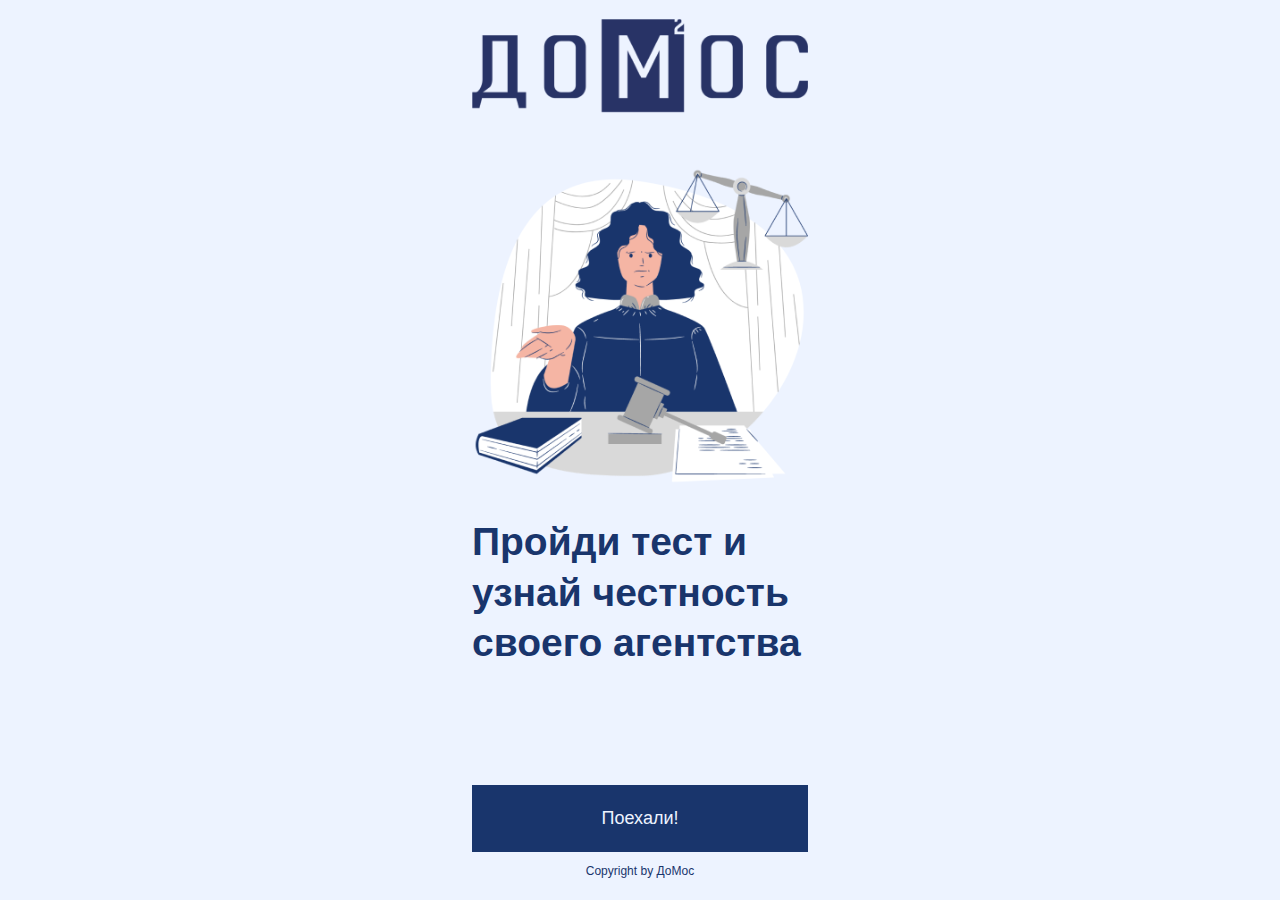
<file: index.html>
<!DOCTYPE html>
<html lang="ru">
<head>

    <meta charset="UTF-8">
    <meta http-equiv="X-UA-Compatible" content="IE=edge">
    <meta name="viewport" content="width=device-width, initial-scale=1.0">
    
    <link rel="stylesheet" href="../styles/phone.css">
    <link rel="preconnect" href="https://fonts.googleapis.com">
    <link rel="preconnect" href="https://fonts.gstatic.com" crossorigin>
    <link href="https://fonts.googleapis.com/css2?family=Comfortaa:wght@300;400;500;600;700&display=swap" rel="stylesheet">
    
    <title>Домос</title>

</head>

<body>

    <header>
        <img src="./images/logo.png" alt="Логотип Домос" style="width: 336px;">
    </header>

    <main>
        <section class="content">
            <div class="content-logo">
                <img src="./images/judge.png" alt="Судья" style="width: 336px;">
            </div>
            <div class="content-text">
                <p>Пройди тест и <br>узнай честность </br>своего агентства</p>
            </div>
        </section>
    </main>

    <footer>
        <div class="content-button">
            <a href="../domos/templates/question.html" class="button">Поехали!</a>
        </div>
        <p>
            Copyright by ДоМос
        </p>
    </footer>

</body>
</html>
</file>
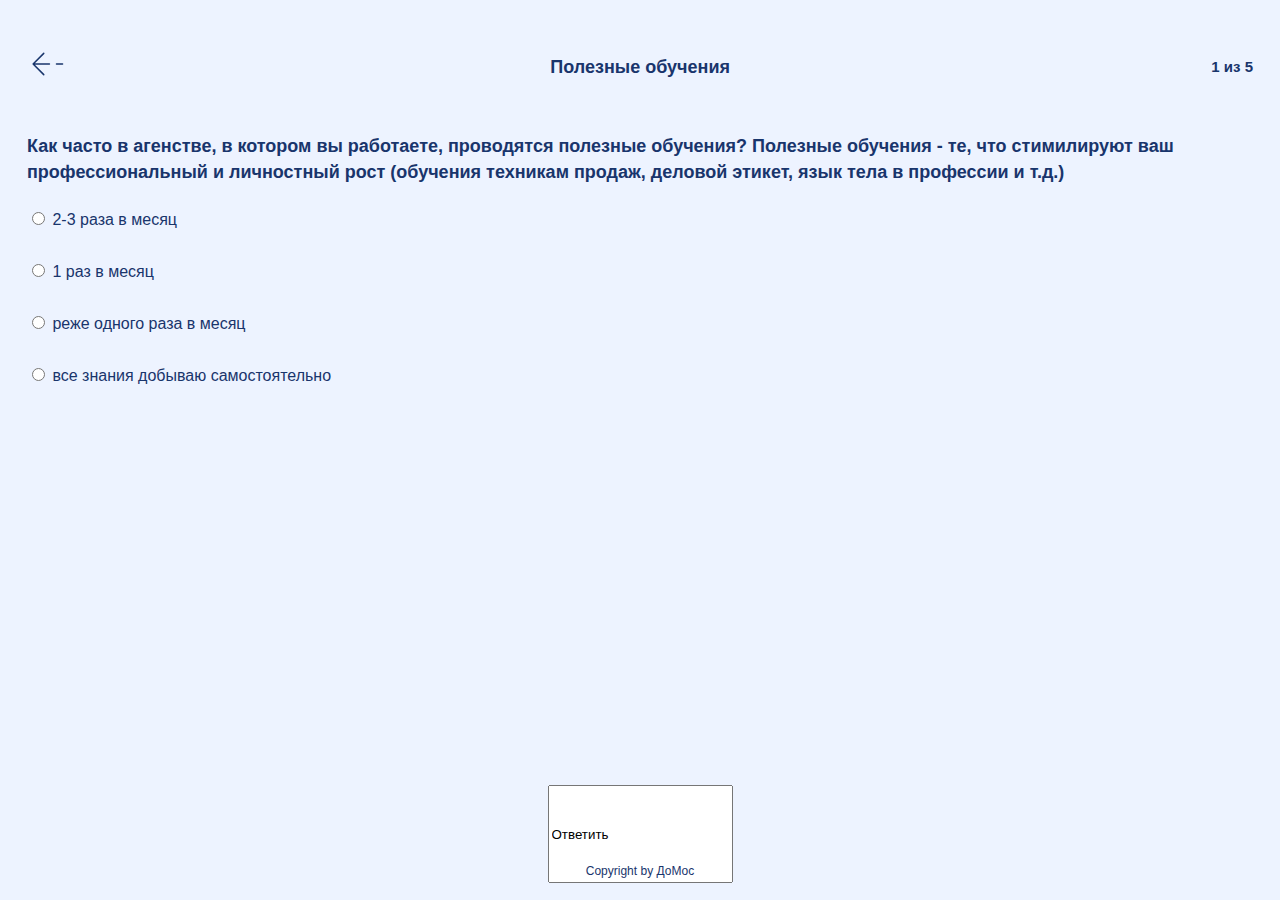
<file: question.html>
<!DOCTYPE html>
<html lang="ru">
<head>

    <meta charset="UTF-8">
    <meta http-equiv="X-UA-Compatible" content="IE=edge">
    <meta name="viewport" content="width=device-width, initial-scale=1.0">
    
    <link rel="stylesheet" href="./phone-question.css">
    <!-- <link rel="stylesheet" href="./desktop.css"> -->
    <link rel="preconnect" href="https://fonts.googleapis.com">
    <link rel="preconnect" href="https://fonts.gstatic.com" crossorigin>
    <link href="https://fonts.googleapis.com/css2?family=Comfortaa:wght@300;400;500;600;700&display=swap" rel="stylesheet">
    
    <title>Вопросы</title>

</head>

<body>

    <header class="header-question">
        <a href="#" id="back-btn">
            <img src="./images/arrow-left.svg" alt="Назад">
        </a>
        <h3 class="header-question--category" id="category">Категория...</h3>
        <p class="header-question--numbers" id="number">Номер вопроса...</p>
    </header>

    <main>
        <section class="content-question">
            <div class="content-question--title" id="question-title">
                <h3>Загружаем вопрос...</h3>
            </div>

            <ul class="content-question--answers-list" id="answers-list"></ul>
        </section>
    </main>
    
    
    <footer>
            <div class="content-button">
                <input href="#" id="submit" value="Ответить" readonly>
            </div>
            <p>
                Copyright by ДоМос
            </p>
    </footer>

    <script type="module" src="./script.js"></script>
    <script type="module" src="./data.js"></script>

</body>

<template id="email-template">
    <section class="content-email">
        <h3 class="header-question--category margin">Получить результат опроса</h3>
        <form action="send_mail.php" name="form" method="POST">
            <div class="feedback-inputs">
                <input 
                    type="text" 
                    placeholder="Ваше имя"
                    class="answer-input"
                    name="name"
                    id="name"
                    data-reg="^[А-ЯЁ][а-яё]*$" 
                    required
                    maxlength="20"
                >
                <input 
                    type="text" 
                    placeholder="Введите email"
                    class="answer-input" 
                    name="email"
                    id="email"
                    data-reg="^[-\w.]+@([A-z0-9][-A-z0-9]+\.)+[A-z]{2,4}$"
                    required
                    maxlength="50"
                >
            </div>
            <!-- <div class="button">
                <input type="submit" id="button" value="Отправить" />
            </div> -->
        </form>
    </section>
</template>

</html>
</file>
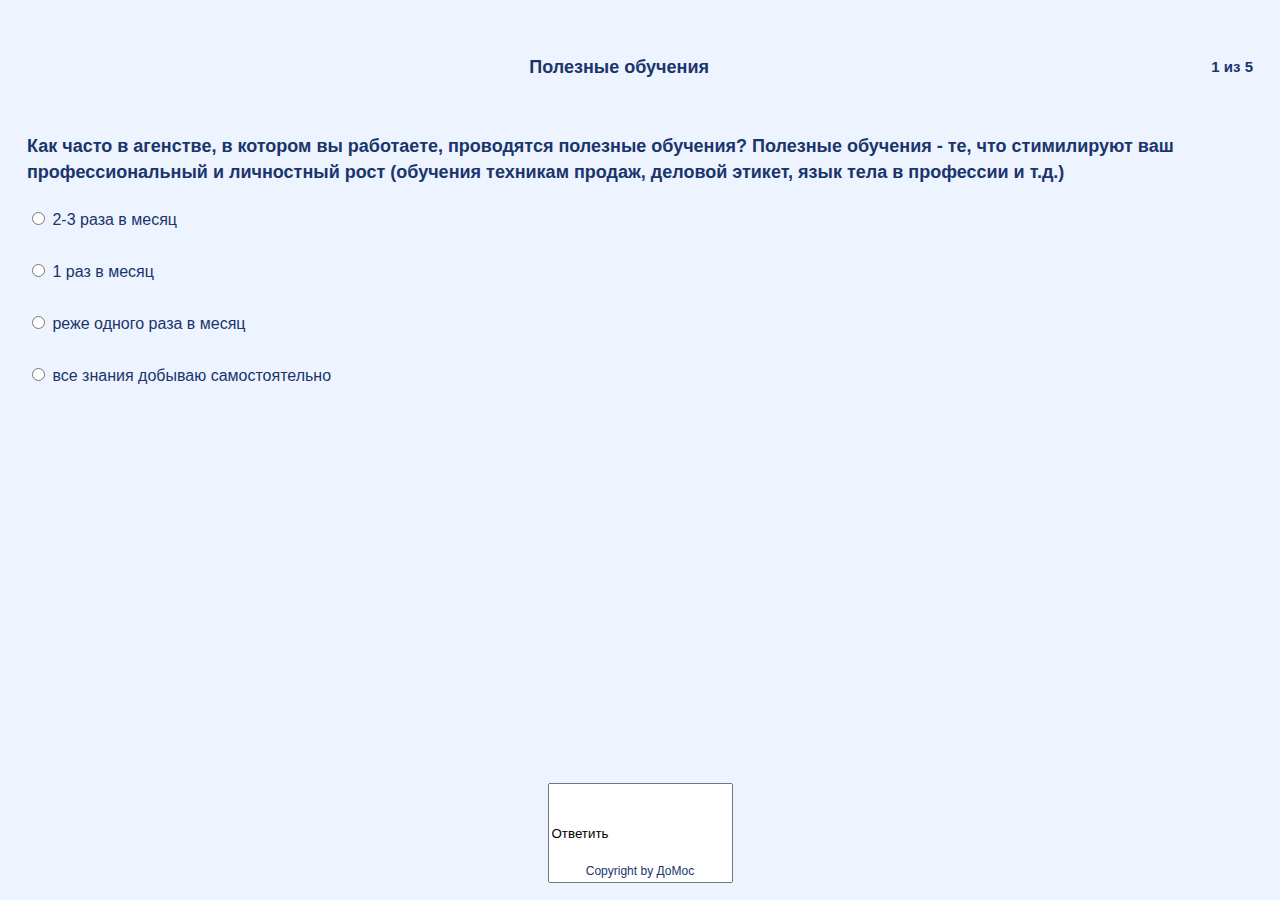
<file: templates/question.html>
<!DOCTYPE html>
<html lang="ru">
<head>

    <meta charset="UTF-8">
    <meta http-equiv="X-UA-Compatible" content="IE=edge">
    <meta name="viewport" content="width=device-width, initial-scale=1.0">
    
    <link rel="stylesheet" href="../styles/phone-question.css">
    <!-- <link rel="stylesheet" href="./desktop.css"> -->
    <link rel="preconnect" href="https://fonts.googleapis.com">
    <link rel="preconnect" href="https://fonts.gstatic.com" crossorigin>
    <link href="https://fonts.googleapis.com/css2?family=Comfortaa:wght@300;400;500;600;700&display=swap" rel="stylesheet">
    
    <title>Вопросы</title>

</head>

<body>

    <header class="header-question">
        <a href="#" id="back-btn">
            <img src="../images/arrow-left.svg" alt="Назад">
        </a>
        <h3 class="header-question--category" id="category">Категория...</h3>
        <p class="header-question--numbers" id="number">Номер вопроса...</p>
    </header>

    <main>
        <section class="content-question">
            <div class="content-question--title" id="question-title">
                <h3>Загружаем вопрос...</h3>
            </div>

            <ul class="content-question--answers-list" id="answers-list"></ul>
        </section>
    </main>
    
    
    <footer>
            <div class="content-button">
                <input href="#" id="submit" value="Ответить" readonly>
            </div>
            <p>
                Copyright by ДоМос
            </p>
    </footer>

    <script type="module" src="../scripts/script.js"></script>
    <script type="module" src="../scripts/data.js"></script>

</body>

<template id="email-template">
    <section class="content-email">
        <h3 class="header-question--category margin">Получить результат опроса</h3>
        <form action="send_mail.php" name="form" method="POST">
            <div class="feedback-inputs">
                <input 
                    type="text" 
                    placeholder="Ваше имя"
                    class="answer-input"
                    name="name"
                    id="name"
                    data-reg="^[А-ЯЁ][а-яё]*$" 
                    required
                    maxlength="20"
                >
                <input 
                    type="text" 
                    placeholder="Введите email"
                    class="answer-input" 
                    name="email"
                    id="email"
                    data-reg="^[-\w.]+@([A-z0-9][-A-z0-9]+\.)+[A-z]{2,4}$"
                    required
                    maxlength="50"
                >
            </div>
            <div class="button" 
            style="
            justify-content: center;
            display: flex;
            margin-bottom: -95px;
            ">
                <input type="submit" id="button" value="Получить результат" 
                style="
                text-align: center;
                text-decoration: none;
                font-size: 18px;
                height: 67px;
                width: 336px;
                background-color: #19356C;
                color: #EDF3FF;
                justify-content: center;
                align-items: center;
                display: flex;
                font-family: 'Open Sans', sans-serif;
                font-weight: 500;
                margin-top: 31px;
                "/>
            </div>
        </form>
    </section>
</template>

</html>
</file>
<file: styles/phone.css>
@media only screen and (min-height: 845px) {

  /* ОСНОВНЫЕ СВОЙСТВА */
  
  html, body {
    height: 844px;
    width: 100vw;
  
    margin: 0;
    padding: 0;
  }
  
  body {
    color: #19356C;
    font-family: 'Open Sans', sans-serif;
    font-weight: 600; /* SemiBold */
    font-size: 12px;  
    background-color: #EDF3FF;
  }
  
  body::after {
      content: "";
      /* position: fixed; */
      top: 0;
      left: 0;
      right: 0;
      bottom: 0; /* Вся ширина страницы */
      /* border: 5px solid #19356C; */
      pointer-events: none;
      z-index: -1;
    }
    
    header {
      display: flex;
      justify-content: center;
      align-items: center;
      padding: 20px 27px;
      height: 93px;
    }
  
  main {
    padding: 20px 27px;
  }
  
  footer {
    bottom: 0;
    width: 100%;
    /* display: flex;
    justify-content: center; */
    margin-bottom: 17px;
    position: absolute;
    font-weight: 400; /* или normal */
    font-size: 12px;
}

footer p {
  padding-top: 3px;
  display: flex;
  justify-content: center;
  align-items: center;
  position: absolute;
  left: 0;
  bottom: 0;
  width: 100%;
  margin-bottom: 5px;

  font-weight: 400; /* или normal */
  font-size: 12px;
}
  
    /* СТИЛИ ДЛЯ КЛАССОВ */
    
    .content {
      display: grid;
      justify-content: center;
      padding: 5px 27px;
    }
    
    .content-logo {
      width: 100%;
    }
  
  .content-text {
    padding-top: 10px;
  }
  
  .content-text p {
    font-size: 39px;
    line-height: 1.3;
    margin-block-start: 10px;
    margin-block-end: 10px;
  }
  
  /* КНОПКИ */
  
  .content-button {
    position: absolute;
    display: flex;
    justify-content: center;
    bottom: 0;
    width: 100%;
    height: 98px;
   }
   
   .content-button a {
     font-family: 'Open Sans', sans-serif;
     font-weight: 500; /* SemiBold */
     display: flex;
     align-items: center;
     justify-content: center;
     color: #EDF3FF;
     background-color: #19356C;
     width: 336px;
     height: 67px;
     font-size: 18px;  
     text-decoration: none;
     text-align: center;
   }
  
  footer p {
    font-family: 'Open Sans', sans-serif;
    font-weight: 500; /* SemiBold */
  }
  
  /* .content-button a:hover {
    background-color: #19356C;
  } */
  
  /* .content-button a:focus {
    background-color: green;
  } */
  
  
  
  /* Страница с вопросом и ответами */
  
  h3 {
    margin: 0;
  
    font-weight: 600;
  }
  
  .header-question {  
    font-size: 20px;
    line-height: 26px;
  
    padding-bottom: 0;
  
    justify-content: space-between;
  }
  
  .header-question--category {
    font-size: 18px;
  }
  
  .header-question--numbers {
    margin: 0;
  
    font-size: 15px;
    font-weight: 600;
  }
  
  main {
    /* padding-top: 0; */
    position: relative;
    padding-bottom: 45px;
  }
  
  .content-question {
    font-size: 20px;
    line-height: 26px;
  }
  
  .content-question--title h3 {
    margin-bottom: 0;
    /* hyphens: auto; */
  }
  
  .content-question--answers-list {
    margin-top: 20px;
    
    padding: 0;
    list-style: none;
    font-weight: 400;
  }
  
  .content-question--answers-list label {
    font-size: 16px;
  }
  
  li {
    margin-bottom: 24px;
  }
  
  .answer-input {
    width: 100%;
    min-height: 40px;

    border-radius: 10px;
    border-color: #19356C;
  }
  
  .btn--next {
    position: absolute;
    bottom: 0px;
    right: 0px;
  
    margin-right: 27px;
  }
  
  /* .content-button {
    margin-top: 0;
  } */
  
  
  /* Страница с ответами */
  .hidden {
    display: none;
  }
  
  }
  
  @media only screen and (max-width: 768px) {

/* ОСНОВНЫЕ СВОЙСТВА */

html, body {
  height: 844px;
  width: 100vw;

  margin: 0;
  padding: 0;
}

body {
	color: #19356C;
	font-family: 'Open Sans', sans-serif;
  font-weight: 600; /* SemiBold */
  font-size: 12px;  
	background-color: #EDF3FF;
}

body::after {
    content: "";
    /* position: fixed; */
    top: 0;
    left: 0;
    right: 0;
    bottom: 0; /* Вся ширина страницы */
    /* border: 5px solid #19356C; */
    pointer-events: none;
    z-index: -1;
  }
  
  header {
    display: flex;
    justify-content: center;
    align-items: center;
    padding: 20px 27px;
    height: 93px;
  }

main {
  padding: 20px 27px;
}

footer {
  display: flex;
  flex-direction: column;
  align-items: center;
  justify-content: center;
  text-align: center;
}

  /* СТИЛИ ДЛЯ КЛАССОВ */
  
  .content {
    display: grid;
    justify-content: center;
    padding: 5px 27px;
  }
  
  .content-logo {
    width: 100%;
  }

.content-text {
  padding-top: 10px;
}

.content-text p {
  font-size: 39px;
  line-height: 1.3;
  margin-block-start: 10px;
  margin-block-end: 10px;
}

/* КНОПКИ */

/* .content-button {
  display: flex;
  justify-content: center;
  align-items: center;
  margin-top: 20px;
  position: absolute;
  bottom: 0;
  height: 135px;
} */

.content-button a {
  font-family: 'Open Sans', sans-serif;
  font-weight: 500; /* SemiBold */
  display: flex;
  align-items: center;
  justify-content: center;
  color: #EDF3FF;
  background-color: #19356C;
  width: 336px;
  height: 67px;
  font-size: 18px;  
  text-decoration: none;
  text-align: center;
  /* margin-top: 30px; */
}

footer p {
  font-family: 'Open Sans', sans-serif;
  font-weight: 500; /* SemiBold */
}

/* .content-button a:hover {
  background-color: #19356C;
} */

/* .content-button a:focus {
  background-color: green;
} */



/* Страница с вопросом и ответами */

h3 {
  margin: 0;

  font-weight: 600;
}

.header-question {  
  font-size: 20px;
  line-height: 26px;

  padding-bottom: 0;

  justify-content: space-between;
}

.header-question--category {
  font-size: 18px;
}

.header-question--numbers {
  margin: 0;

  font-size: 15px;
  font-weight: 600;
}

main {
  /* padding-top: 0; */
  position: relative;
  padding-bottom: 45px;
}

.content-question {
  font-size: 20px;
  line-height: 26px;
}

.content-question--title h3 {
  margin-bottom: 0;
  /* hyphens: auto; */
}

.content-question--answers-list {
  margin-top: 20px;
  
  padding: 0;
  list-style: none;
  font-weight: 400;
}

.content-question--answers-list label {
  font-size: 16px;
}

li {
  margin-bottom: 24px;
}

.answer-input {
  width: 100%;
  min-height: 40px;

  border-radius: 10px;
  border-color: #19356C;
}

.btn--next {
  position: absolute;
  bottom: 0px;
  right: 0px;

  margin-right: 27px;
}

/* .content-button {
  margin-top: 0;
} */


/* Страница с ответами */
.hidden {
  display: none;
}

.margin { 
  margin-bottom: 20px;
}

.feedback-inputs {
  display: flex;
  flex-direction: column;
  flex-wrap: nowrap;
  gap: 20px;
}

.feedback-inputs input {
  font-size: 16px;
}


}
</file>
<file: phone-question.css>
@media only screen and (min-height: 845px) {

  /* ОСНОВНЫЕ СВОЙСТВА */
  
  html, body {
    height: 844px;
    width: 100vw;
  
    margin: 0;
    padding: 0;
  }
  
  body {
    color: #19356C;
    font-family: 'Open Sans', sans-serif;
    font-weight: 600; /* SemiBold */
    font-size: 12px;  
    background-color: #EDF3FF;
  }
  
  body::after {
      content: "";
      /* position: fixed; */
      top: 0;
      left: 0;
      right: 0;
      bottom: 0; /* Вся ширина страницы */
      /* border: 5px solid #19356C; */
      pointer-events: none;
      z-index: -1;
    }
    
    header {
      display: flex;
      justify-content: center;
      align-items: center;
      padding: 20px 27px;
      height: 93px;
    }
  
  main {
    padding: 20px 27px;
  }
  
  footer {
    bottom: 0;
    width: 100%;
    /* display: flex;
    justify-content: center; */
    margin-bottom: 17px;
    position: absolute;
    font-weight: 400; /* или normal */
    font-size: 12px;
}

footer p {
  padding-top: 3px;
  display: flex;
  justify-content: center;
  align-items: center;
  position: absolute;
  left: 0;
  bottom: 0;
  width: 100%;
  margin-bottom: 5px;

  font-weight: 400; /* или normal */
  font-size: 12px;
}
  
    /* СТИЛИ ДЛЯ КЛАССОВ */
    
    .content {
      display: grid;
      justify-content: center;
      padding: 5px 27px;
    }
    
    .content-logo {
      width: 100%;
    }
  
  .content-text {
    padding-top: 10px;
  }
  
  .content-text p {
    font-size: 39px;
    line-height: 1.3;
    margin-block-start: 10px;
    margin-block-end: 10px;
  }
  
  /* КНОПКИ */
  
  .content-button {
    position: absolute;
    display: flex;
    justify-content: center;
    bottom: 0;
    width: 100%;
    height: 98px;
   }
   
   .content-button a {
     font-family: 'Open Sans', sans-serif;
     font-weight: 500; /* SemiBold */
     display: flex;
     align-items: center;
     justify-content: center;
     color: #EDF3FF;
     background-color: #19356C;
     width: 336px;
     height: 67px;
     font-size: 18px;  
     text-decoration: none;
     text-align: center;
   }

  footer p {
    font-family: 'Open Sans', sans-serif;
    font-weight: 500; /* SemiBold */
  }
  
  /* .content-button a:hover {
    background-color: #19356C;
  } */
  
  /* .content-button a:focus {
    background-color: green;
  } */
  
  
  
  /* Страница с вопросом и ответами */
  
  h3 {
    margin: 0;
  
    font-weight: 600;
  }
  
  .header-question {  
    font-size: 20px;
    line-height: 26px;
  
    padding-bottom: 0;
  
    justify-content: space-between;
  }
  
  .header-question--category {
    font-size: 18px;
  }
  
  .header-question--numbers {
    margin: 0;
  
    font-size: 15px;
    font-weight: 600;
  }
  
  main {
    /* padding-top: 0; */
    position: relative;
    padding-bottom: 45px;
  }
  
  .content-question {
    font-size: 20px;
    line-height: 26px;
  }
  
  .content-question--title h3 {
    margin-bottom: 0;
    /* hyphens: auto; */
  }
  
  .content-question--answers-list {
    margin-top: 20px;
    
    padding: 0;
    list-style: none;
    font-weight: 400;
  }
  
  .content-question--answers-list label {
    font-size: 16px;
  }
  
  li {
    margin-bottom: 24px;
  }
  
  .answer-input {
    width: 100%;
    min-height: 40px;

    border-radius: 10px;
    border-color: #19356C;
  }
  
  .btn--next {
    position: absolute;
    bottom: 0px;
    right: 0px;
  
    margin-right: 27px;
  }
  
  /* .content-button {
    margin-top: 0;
  } */
  
  
  /* Страница с ответами */
  .hidden {
    display: none;
  }
  
  }
  
  @media only screen and (max-width: 768px) {

    /* ОСНОВНЫЕ СВОЙСТВА */
    
    html, body {
      height: 100%;
      width: 100vw;
    
      margin: 0;
      padding: 0;
    
      overflow: hidden; /* Чтобы отключить прокрутку */
    }
    
    body {
        color: #19356C;
        font-family: 'Open Sans', sans-serif;
      font-weight: 600; /* SemiBold */
      font-size: 12px;  
        background-color: #EDF3FF;
    }
    
    body::after {
        content: "";
        /* position: fixed; */
        top: 0;
        left: 0;
        right: 0;
        bottom: 0; /* Вся ширина страницы */
        /* border: 5px solid #19356C; */
        pointer-events: none;
        z-index: -1;
      }
    
      header {
        display: flex;
        justify-content: center;
        align-items: center;
        padding: 20px 27px;
        height: 93px;
    }
    
    main {
      padding: 20px 27px;
    }
    
    footer {
        bottom: 0;
        width: 100%;
        /* display: flex;
        justify-content: center; */
        margin-bottom: 17px;
        position: absolute;
        font-weight: 400; /* или normal */
        font-size: 12px;
    }
    
    footer p {
      padding-top: 3px;
      display: flex;
      justify-content: center;
      align-items: center;
      position: absolute;
      left: 0;
      bottom: 0;
      width: 100%;
      margin-bottom: 0px;
    
      font-weight: 400; /* или normal */
      font-size: 12px;
    }
    
    /* СТИЛИ ДЛЯ КЛАССОВ */
    
    .content {
      display: grid;
      justify-content: center;
      padding: 5px 27px;
    }
    
    .content-logo {
      width: 100%;
    }
    
    .content-text {
      padding-top: 10px;
    }
    
    .content-text p {
      font-size: 39px;
      line-height: 1.3;
      margin-block-start: 10px;
      margin-block-end: 10px;
    }
    
    /* КНОПКИ */
    
    .content-button {
     position: absolute;
     display: flex;
     justify-content: center;
     bottom: 0;
     width: 100%;
     height: 98px;
    }
    
    .content-button input {
      font-family: 'Open Sans', sans-serif;
      font-weight: 500; /* SemiBold */
      display: flex;
      align-items: center;
      justify-content: center;
      color: #EDF3FF;
      background-color: #19356C;
      width: 336px;
      height: 67px;
      font-size: 18px;  
      text-decoration: none;
      text-align: center;
      border: 0;
      border-radius: 0px;
      padding: 0px;
    }
    
    /* .content-button a:hover {
      background-color: #19356C;
    } */
    
    /* .content-button a:focus {
      background-color: green;
    } */
    
    
    
    /* Страница с вопросом и ответами */
    
    h3 {
      margin: 0;
    
      font-weight: 600;
    }
    
    .header-question {  
      font-size: 20px;
      line-height: 26px;
    
      padding-bottom: 0;
    
      justify-content: space-between;
    }
    
    .header-question--category {
      font-size: 18px;
    }
    
    .header-question--numbers {
      margin: 0;
    
      font-size: 15px;
      font-weight: 600;
    }
    
    main {
      /* padding-top: 0; */
      position: relative;
      padding-bottom: 45px;

    }
    
    .content-question {
      font-size: 20px;
      line-height: 26px;
    }
    
    .content-question--title h3 {
      margin-bottom: 0;
      /* hyphens: auto; */

    }
    
    .content-question--answers-list {
      margin-top: 20px;
      
      padding: 0;
      list-style: none;
      font-weight: 400;
    }
    
    .content-question--answers-list label {
      font-size: 16px;
    }
    
    li {
      margin-bottom: 24px;
    }
    
    .answer-input {
      width: 100%;
      min-height: 40px;

      box-sizing: border-box;
      font-size: 20px;
      padding-left: 1rem;
      margin-top: 5px;
    
      color: #19356C;
      border-radius: 10px;
      border-color: #19356C;
    }
    
    .btn--next {
      position: absolute;
      bottom: 0px;
      right: 0px;
    
      margin-right: 27px;
    }
    
    /* Страница с ответами */
    .hidden {
      display: none;
    }

    .margin { 
      margin-bottom: 20px;
    }

    .feedback-inputs {
      display: flex;
      flex-direction: column;
      flex-wrap: nowrap;
      gap: 20px;
    }

    .feedback-inputs input {
      font-size: 16px;
    }
    
    }
</file>
<file: desktop.css>
html, body {
    height: 100vh;
    width: 100vw;
    overflow: hidden; /* Чтобы отключить прокрутку */
    margin: 0; /* Убираем отступы */
    padding: 0; /* Убираем внутренние отступы */
  }

body {
	color: #19356C;
	font-family: 'Open Sans', sans-serif;
    font-weight: 600; /* SemiBold */ 
	background-color: #EDF3FF;
}

body::after {
    content: "";
    position: fixed;
    top: 0;
    left: 0;
    right: 0;
    bottom: 0;
    border: 5px solid #19356C;
    pointer-events: none;
    z-index: -1;
  }

p {
	margin: 20px 0;
}
</file>
<file: styles/phone-question.css>
@media only screen and (min-height: 845px) {

  /* ОСНОВНЫЕ СВОЙСТВА */
  
  html, body {
    height: 844px;
    width: 100vw;
  
    margin: 0;
    padding: 0;
  }
  
  body {
    color: #19356C;
    font-family: 'Open Sans', sans-serif;
    font-weight: 600; /* SemiBold */
    font-size: 12px;  
    background-color: #EDF3FF;
  }
  
  body::after {
      content: "";
      /* position: fixed; */
      top: 0;
      left: 0;
      right: 0;
      bottom: 0; /* Вся ширина страницы */
      /* border: 5px solid #19356C; */
      pointer-events: none;
      z-index: -1;
    }
    
    header {
      display: flex;
      justify-content: center;
      align-items: center;
      padding: 20px 27px;
      height: 93px;
    }
  
  main {
    padding: 20px 27px;
  }
  
  footer {
    bottom: 0;
    width: 100%;
    /* display: flex;
    justify-content: center; */
    margin-bottom: 17px;
    position: absolute;
    font-weight: 400; /* или normal */
    font-size: 12px;
}

footer p {
  padding-top: 3px;
  display: flex;
  justify-content: center;
  align-items: center;
  position: absolute;
  left: 0;
  bottom: 0;
  width: 100%;
  margin-bottom: 5px;

  font-weight: 400; /* или normal */
  font-size: 12px;
}
  
    /* СТИЛИ ДЛЯ КЛАССОВ */
    
    .content {
      display: grid;
      justify-content: center;
      padding: 5px 27px;
    }
    
    .content-logo {
      width: 100%;
    }
  
  .content-text {
    padding-top: 10px;
  }
  
  .content-text p {
    font-size: 39px;
    line-height: 1.3;
    margin-block-start: 10px;
    margin-block-end: 10px;
  }
  
  /* КНОПКИ */
  
  .content-button {
    position: absolute;
    display: flex;
    justify-content: center;
    bottom: 0;
    width: 100%;
    height: 100px;
   }
   
   .content-button a {
     font-family: 'Open Sans', sans-serif;
     font-weight: 500; /* SemiBold */
     display: flex;
     align-items: center;
     justify-content: center;
     color: #EDF3FF;
     background-color: #19356C;
     width: 336px;
     height: 67px;
     font-size: 18px;  
     text-decoration: none;
     text-align: center;
   }

  footer p {
    font-family: 'Open Sans', sans-serif;
    font-weight: 500; /* SemiBold */
  }
  
  /* .content-button a:hover {
    background-color: #19356C;
  } */
  
  /* .content-button a:focus {
    background-color: green;
  } */
  
  
  
  /* Страница с вопросом и ответами */
  
  h3 {
    margin: 0;
  
    font-weight: 600;
  }
  
  .header-question {  
    font-size: 20px;
    line-height: 26px;
  
    padding-bottom: 0;
  
    justify-content: space-between;
  }
  
  .header-question--category {
    font-size: 18px;
  }
  
  .header-question--numbers {
    margin: 0;
  
    font-size: 15px;
    font-weight: 600;
  }
  
  main {
    /* padding-top: 0; */
    position: relative;
    padding-bottom: 45px;
  }
  
  .content-question {
    font-size: 20px;
    line-height: 26px;
  }
  
  .content-question--title h3 {
    margin-bottom: 0;
    /* hyphens: auto; */
  }
  
  .content-question--answers-list {
    margin-top: 20px;
    
    padding: 0;
    list-style: none;
    font-weight: 400;
  }
  
  .content-question--answers-list label {
    font-size: 16px;
  }
  
  li {
    margin-bottom: 24px;
  }
  
  .answer-input {
    width: 100%;
    min-height: 40px;

    border-radius: 10px;
    border-color: #19356C;
  }
  
  .btn--next {
    position: absolute;
    bottom: 0px;
    right: 0px;
  
    margin-right: 27px;
  }
  
  /* .content-button {
    margin-top: 0;
  } */
  
  
  /* Страница с ответами */
  .hidden {
    display: none;
  }
  
  }
  
  @media only screen and (max-width: 768px) {

    /* ОСНОВНЫЕ СВОЙСТВА */
    
    html, body {
      height: 100%;
      width: 100vw;
    
      margin: 0;
      padding: 0;
    
      overflow: hidden; /* Чтобы отключить прокрутку */
    }
    
    body {
        color: #19356C;
        font-family: 'Open Sans', sans-serif;
      font-weight: 600; /* SemiBold */
      font-size: 12px;  
        background-color: #EDF3FF;
    }
    
    body::after {
        content: "";
        /* position: fixed; */
        top: 0;
        left: 0;
        right: 0;
        bottom: 0; /* Вся ширина страницы */
        /* border: 5px solid #19356C; */
        pointer-events: none;
        z-index: -1;
      }
    
      header {
        display: flex;
        justify-content: center;
        align-items: center;
        padding: 20px 27px;
        height: 93px;
    }
    
    main {
      padding: 20px 27px;
    }
    
    footer {
        bottom: 0;
        width: 100%;
        /* display: flex;
        justify-content: center; */
        margin-bottom: 17px;
        position: absolute;
        font-weight: 400; /* или normal */
        font-size: 12px;
    }
    
    footer p {
      padding-top: 3px;
      display: flex;
      justify-content: center;
      align-items: center;
      position: absolute;
      left: 0;
      bottom: 0;
      width: 100%;
      margin-bottom: 5px;
    
      font-weight: 400; /* или normal */
      font-size: 12px;
    }
    
    /* СТИЛИ ДЛЯ КЛАССОВ */
    
    .content {
      display: grid;
      justify-content: center;
      padding: 5px 27px;
    }
    
    .content-logo {
      width: 100%;
    }
    
    .content-text {
      padding-top: 10px;
    }
    
    .content-text p {
      font-size: 39px;
      line-height: 1.3;
      margin-block-start: 10px;
      margin-block-end: 10px;
    }
    
    /* КНОПКИ */
    
    .content-button {
     position: absolute;
     display: flex;
     justify-content: center;
     bottom: 0;
     width: 100%;
     height: 98px;
    }
    
    .content-button input {
      font-family: 'Open Sans', sans-serif;
      font-weight: 500; /* SemiBold */
      display: flex;
      align-items: center;
      justify-content: center;
      color: #EDF3FF;
      background-color: #19356C;
      width: 336px;
      height: 67px;
      font-size: 18px;  
      text-decoration: none;
      text-align: center;
      border: 0;
      border-radius: 0px;
      padding: 0px;
    }
    
    /* .content-button a:hover {
      background-color: #19356C;
    } */
    
    /* .content-button a:focus {
      background-color: green;
    } */
    
    
    
    /* Страница с вопросом и ответами */
    
    h3 {
      margin: 0;
    
      font-weight: 600;
    }
    
    .header-question {  
      font-size: 20px;
      line-height: 26px;
    
      padding-bottom: 0;
    
      justify-content: space-between;
    }
    
    .header-question--category {
      font-size: 18px;
    }
    
    .header-question--numbers {
      margin: 0;
    
      font-size: 15px;
      font-weight: 600;
    }
    
    main {
      /* padding-top: 0; */
      position: relative;
      padding-bottom: 45px;

    }
    
    .content-question {
      font-size: 20px;
      line-height: 26px;
    }
    
    .content-question--title h3 {
      margin-bottom: 0;
      /* hyphens: auto; */

    }
    
    .content-question--answers-list {
      margin-top: 20px;
      
      padding: 0;
      list-style: none;
      font-weight: 400;
    }
    
    .content-question--answers-list label {
      font-size: 16px;
    }
    
    li {
      margin-bottom: 24px;
    }
    
    .answer-input {
      width: 100%;
      min-height: 40px;

      box-sizing: border-box;
      font-size: 20px;
      padding-left: 1rem;
      margin-top: 5px;
    
      color: #19356C;
      border-radius: 10px;
      border-color: #19356C;
    }
    
    .btn--next {
      position: absolute;
      bottom: 0px;
      right: 0px;
    
      margin-right: 27px;
    }
    
    /* Страница с ответами */
    .hidden {
      display: none;
    }

    .margin { 
      margin-bottom: 20px;
    }

    .feedback-inputs {
      display: flex;
      flex-direction: column;
      flex-wrap: nowrap;
      gap: 20px;
    }

    .feedback-inputs input {
      font-size: 16px;
    }
    
    }
</file>
